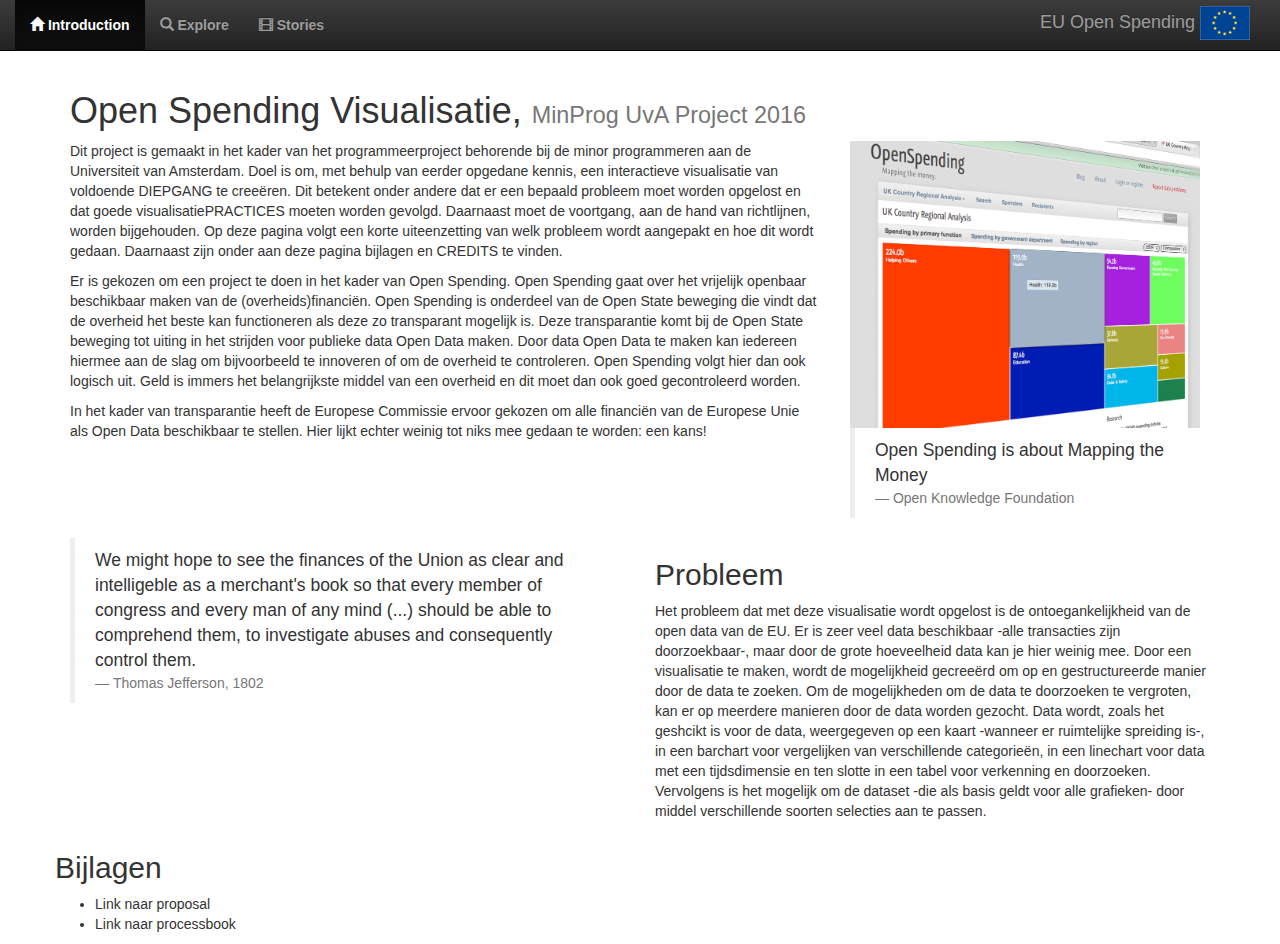
<file: EU_Open_Spending_Visualization/index.html>
<!DOCTYPE html>
<html lang="en">
<html>
<head>
	<title>EU Open Spending, MinProg Project UvA</title>
	<meta charset="utf-8">
	<meta name="viewport" content="width=device-width, initial-scale=1">

	<link rel="stylesheet" type="text/css" href="css/bootstrap.css">
	<link rel="stylesheet" type="text/css" href="css/bootstrap-theme.css">
	<link rel="stylesheet" type="text/css" href="css/style.css">

	<script type="text/javascript" src="js/API/jquery-2.0.0.min.js"></script>
	<script type="text/javascript" src="js/API/bootstrap.js"></script>
	</head>
<body>
	 <nav class="navbar navbar-inverse navbar-static-top">
	  <div class="container-fluid">
	    <div class="navbar-header">
	    <a class="navbar-brand">EU Open Spending<img src="images/euflag.gif"></a>
	    </div>
	    <ul class="nav navbar-nav">
	      <li class="active"><a href=""><span class="glyphicon glyphicon-home"></span> Introduction</a></li>
	      <li><a href="explore.html"><span class="glyphicon glyphicon-search"></span> Explore</a></li>
	      <li><a href="stories.html"><span class="glyphicon glyphicon-film"></span> Stories</a></li>
	    </ul>
	  </div>
	</nav>

	<div class="container">
	  <h1>Open Spending Visualisatie, <small>MinProg UvA Project 2016</small></h1>
	  <div class="row">
	  	<div class="col-lg-8">
	      <p>Dit project is gemaakt in het kader van het programmeerproject behorende bij de minor programmeren aan de Universiteit van Amsterdam. Doel is om, met behulp van eerder opgedane kennis, een interactieve visualisatie van voldoende DIEPGANG te cree&#235;ren. Dit betekent onder andere dat er een bepaald probleem moet worden opgelost en dat goede visualisatiePRACTICES moeten worden gevolgd. Daarnaast moet de voortgang, aan de hand van richtlijnen, worden bijgehouden. Op deze pagina volgt een korte uiteenzetting van welk probleem wordt aangepakt en hoe dit wordt gedaan. Daarnaast zijn onder aan deze pagina bijlagen en CREDITS te vinden.</p>

	      <p>Er is gekozen om een project te doen in het kader van Open Spending. Open Spending gaat over het vrijelijk openbaar beschikbaar maken van de (overheids)financi&#235;n. Open Spending is onderdeel van de Open State beweging die vindt dat de overheid het beste kan functioneren als deze zo transparant mogelijk is. Deze transparantie komt bij de Open State beweging tot uiting in het strijden voor publieke data Open Data maken. Door data Open Data te maken kan iedereen hiermee aan de slag om bijvoorbeeld te innoveren of om de overheid te controleren. Open Spending volgt hier dan ook logisch uit. Geld is immers het belangrijkste middel van een overheid en dit moet dan ook goed gecontroleerd worden.</p>

	      <p>In het kader van transparantie heeft de Europese Commissie ervoor gekozen om alle financi&#235;n van de Europese Unie als Open Data beschikbaar te stellen. Hier lijkt echter weinig tot niks mee gedaan te worden: een kans!</p>
	  	</div>
	  	<div class="col-lg-4">
	  		<img src="images/openspending.png" class="img-responsive" id="indexplaatje"alt="Open Spending Image">
	      <blockquote>Open Spending is about Mapping the Money<footer>Open Knowledge Foundation</footer></blockquote>
	  	</div>
	  </div>
	  <div class="row">
	  	<div class="col-lg-6">
	  	<blockquote>We might hope to see the finances of the Union as clear and intelligeble as a merchant's book so that every member of congress and every man of any mind (...) should be able to comprehend them, to investigate abuses and consequently control them.<footer>Thomas Jefferson, 1802</footer></blockquote>		
	  	</div>
	  	<div class="col-lg-6">
	  		<h2>Probleem</h2>
	  		<p>Het probleem dat met deze visualisatie wordt opgelost is de ontoegankelijkheid van de open data van de EU. Er is zeer veel data beschikbaar -alle transacties zijn doorzoekbaar-, maar door de grote hoeveelheid data kan je hier weinig mee. Door een visualisatie te maken, wordt de mogelijkheid gecree&#235;rd om op en gestructureerde manier door de data te zoeken. Om de mogelijkheden om de data te doorzoeken te vergroten, kan er op meerdere manieren door de data worden gezocht. Data wordt, zoals het geshcikt is voor de data, weergegeven op een kaart -wanneer er ruimtelijke spreiding is-, in een barchart voor vergelijken van verschillende categorie&#235;n, in een linechart voor data met een tijdsdimensie en ten slotte in een tabel voor verkenning en doorzoeken. Vervolgens is het mogelijk om de dataset -die als basis geldt voor alle grafieken- door middel verschillende soorten selecties aan te passen.</p>
	  	</div>
	  	<div class="row">
	  		<div class="col-lg-6">
	  			<h2>Bijlagen</h2>
	  			<ul>
	  				<li>Link naar proposal</li>
	  				<li>Link naar processbook</li>
	  			</ul>
	  		</div>
	  		<div class="col-lg-6">
	  			<h2></h2>
	  		</div>
	  	</div>
	  </div>
	</div>

</body>
</html>
</file>
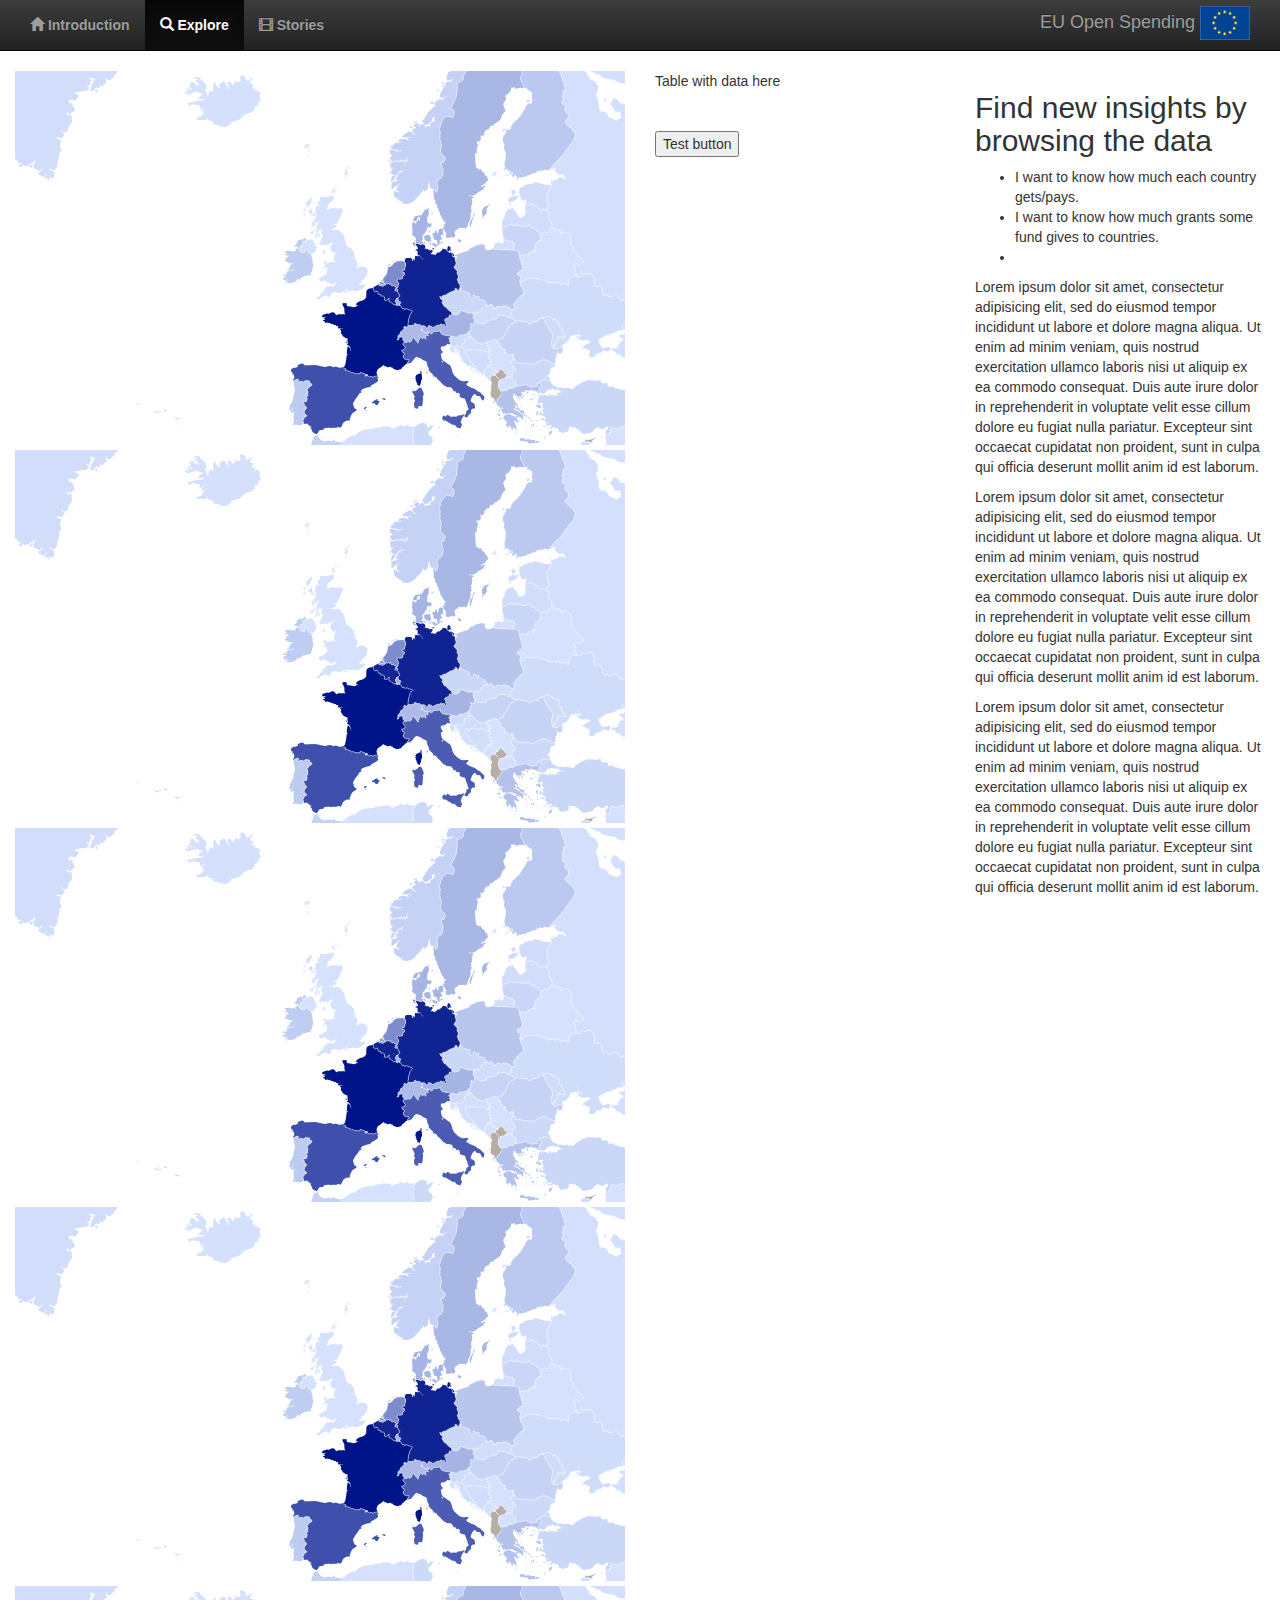
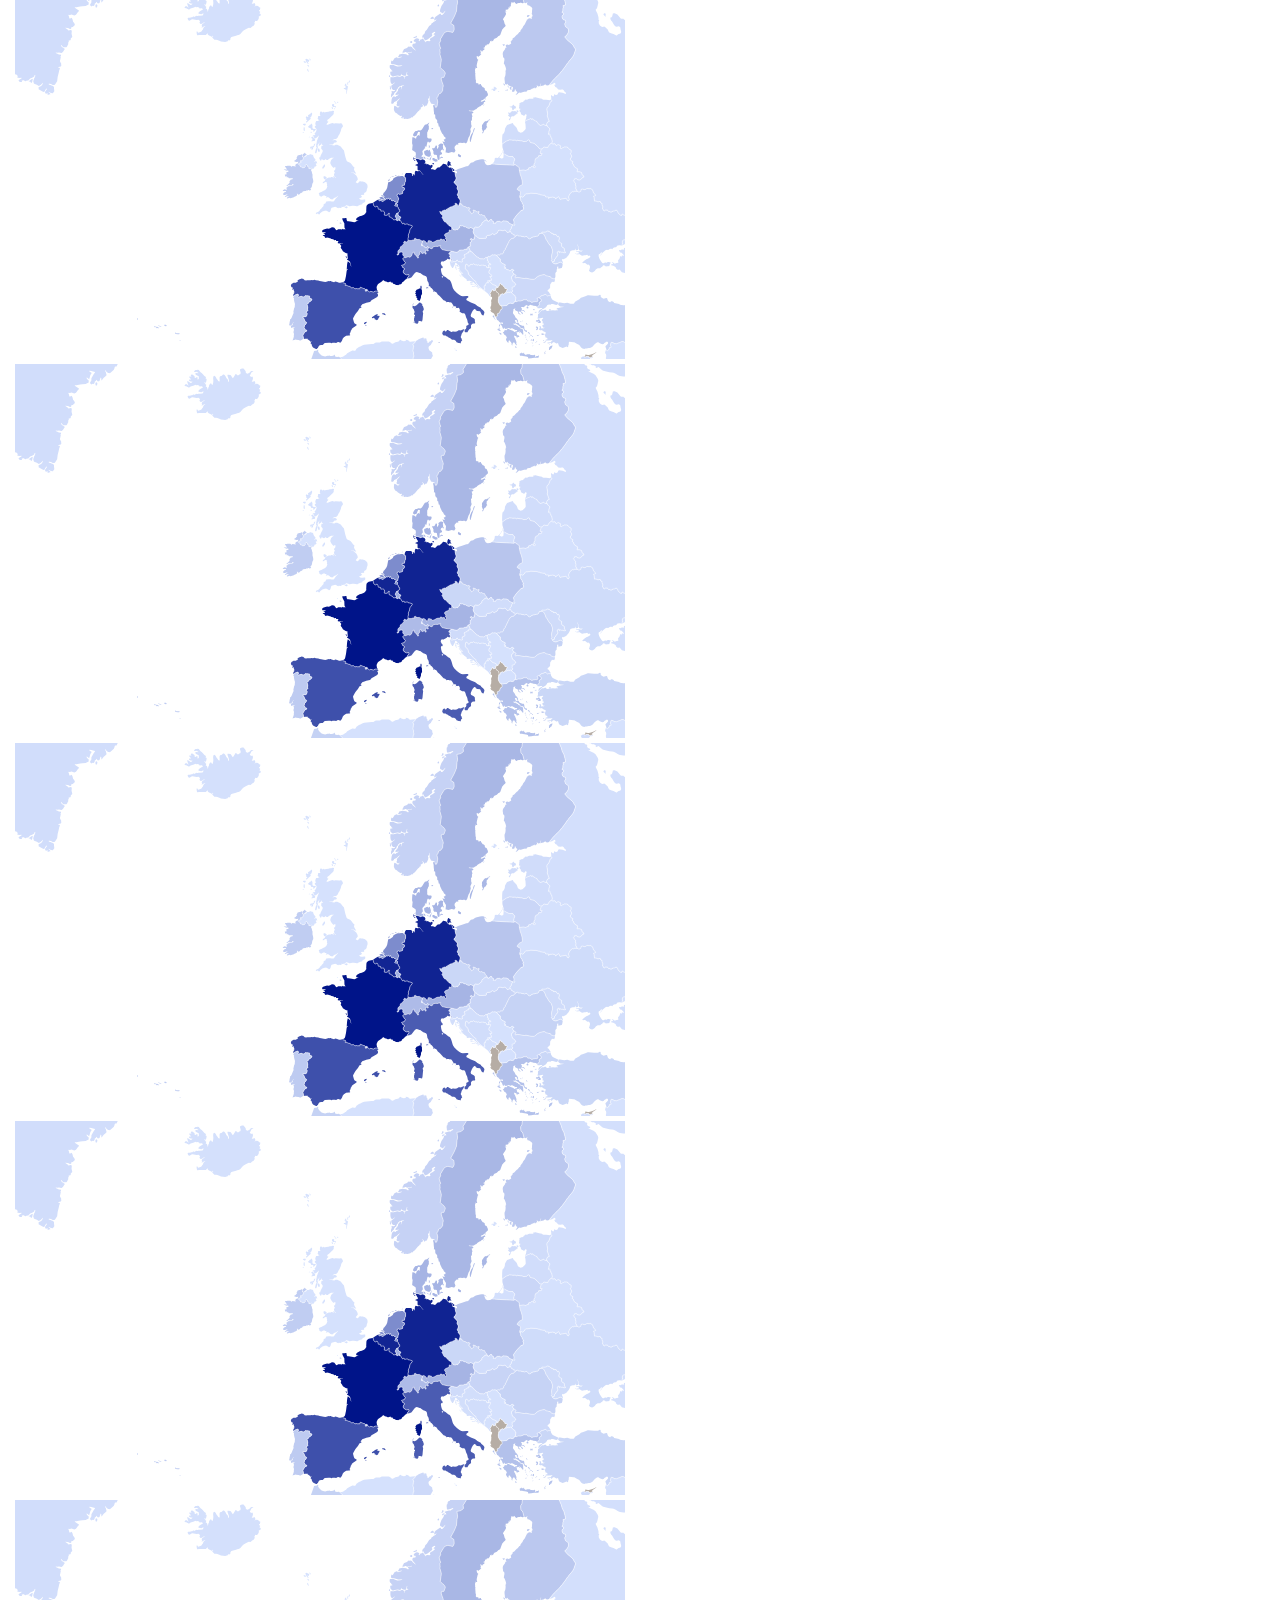
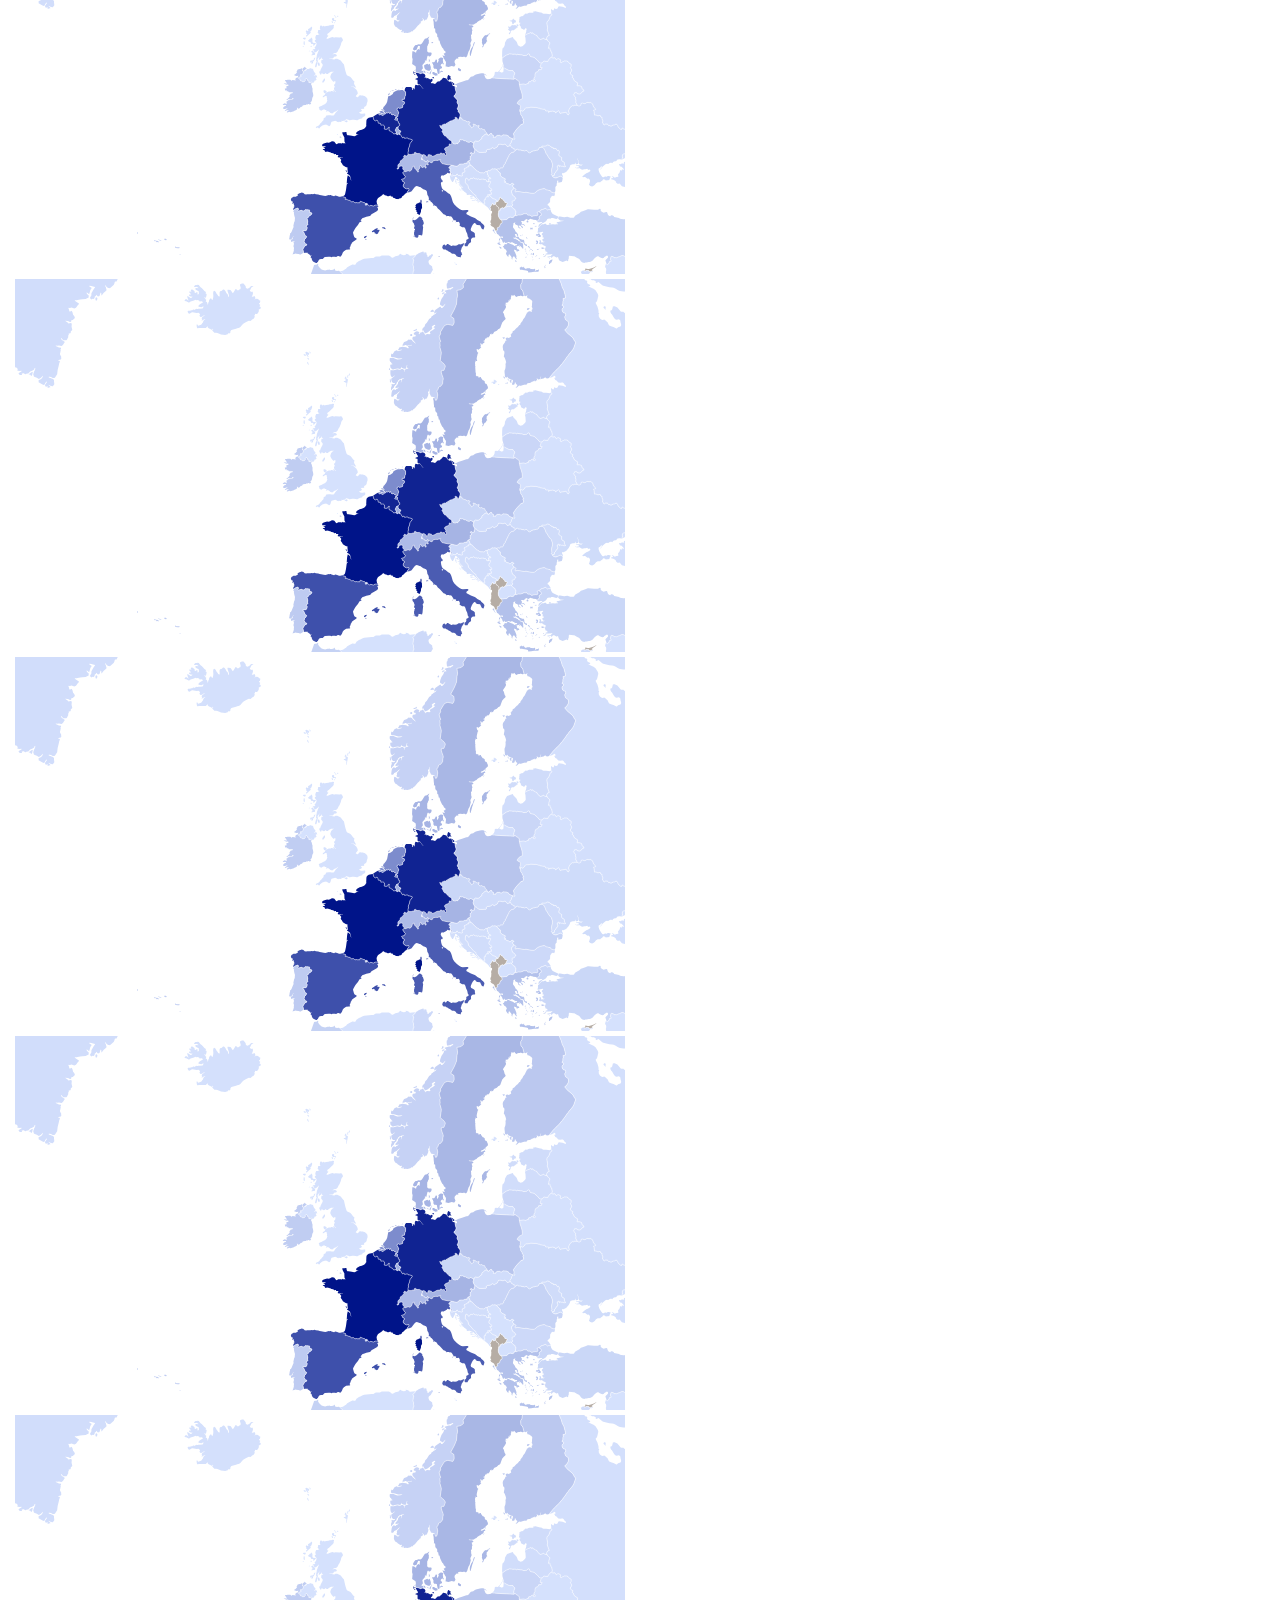
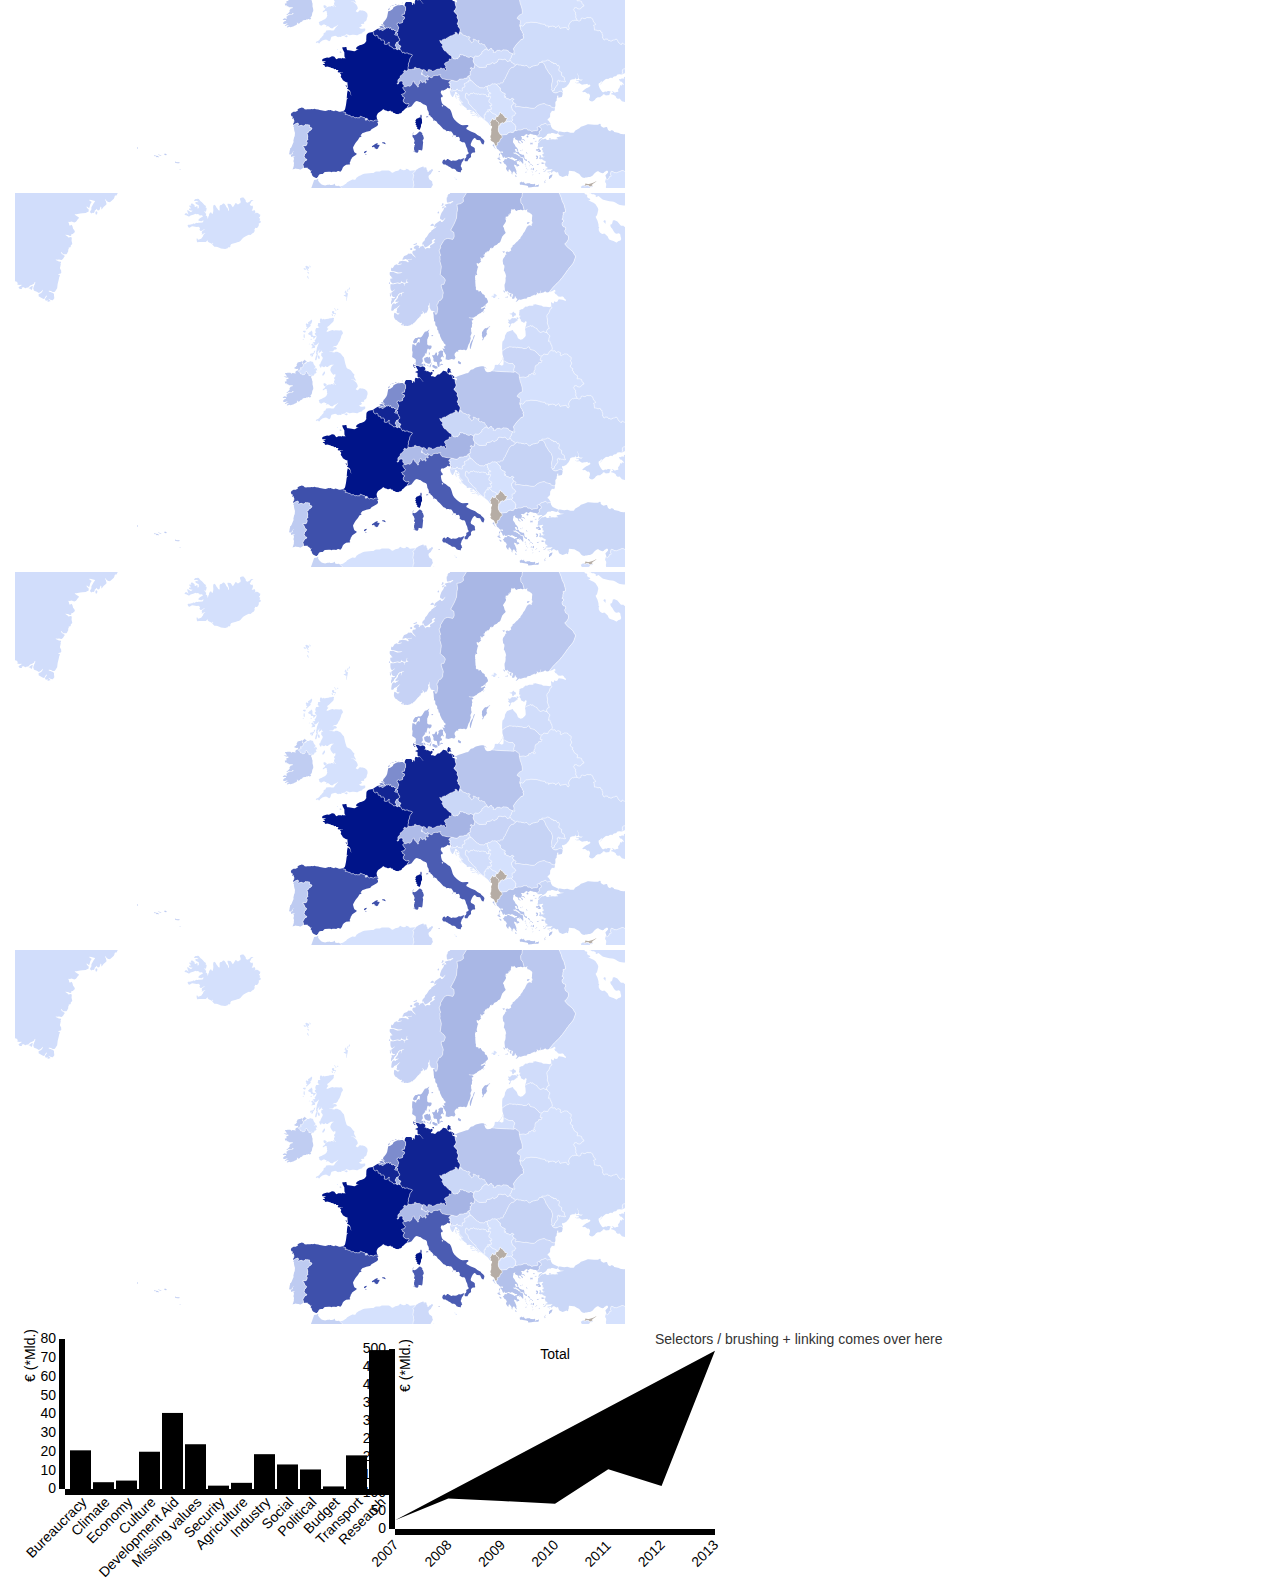
<file: EU_Open_Spending_Visualization/explore.html>
<!DOCTYPE html>
<html lang="en">
<html>
<head>
	<title>EU Open Spending, Minprog Project UvA</title>
	<meta charset="utf-8">
	<meta name="viewport" content="width=device-width, initial-scale=1">

	<link rel="stylesheet" type="text/css" href="css/bootstrap.css">
	<link rel="stylesheet" type="text/css" href="css/bootstrap-theme.css">
	<link rel="stylesheet" type="text/css" href="css/style.css">

	<script type="text/javascript" src="js/API/jquery-2.0.0.min.js"></script>
	<script type="text/javascript" src="js/API/bootstrap.js"></script>
	<script type="text/javascript" src="js/API/d3.min.js"></script>
	<script type="text/javascript" src="js/API/topojson.js"></script>
	<script type="text/javascript" src="js/API/datamaps.world.min.js"></script>
</head>
<body>
	 <nav class="navbar navbar-inverse navbar-static-top">
	  <div class="container-fluid">
	    <div class="navbar-header">
	    <a class="navbar-brand">EU Open Spending<img src="images/euflag.gif"></a>
	    </div>
	    <ul class="nav navbar-nav">
	      <li><a href="index.html"><span class="glyphicon glyphicon-home"></span> Introduction</a></li>
	      <li class="active"><a href=""><span class="glyphicon glyphicon-search"></span> Explore</a></li>
	      <li><a href="stories.html"><span class="glyphicon glyphicon-film"></span> Stories</a></li>
	    </ul>
	  </div>
	</nav>

	<div class="container-fluid">
		<div class="row">
			<div class="col-lg-9">
				<div class="row">
					<div class="col-lg-8">
						<div id="map" style="position: relative; width: 100%; height: 100%;"></div>
					</div> 
					<div class="col-lg-4" id="table">
						Table with data here
						<br>
						<br>
						<br>
						<button id="change">Test button</button>
						<br>
						<br>
						<br>
						<br>
						<br>
					</div>
				</div>
				<div class="row">
					<div class="col-lg-4" id="bar"></div>
					<div class="col-lg-4" id="line"></div>
					<div class="col-lg-4">Selectors / brushing + linking comes over here</div>
				</div>
			</div>

			<div class="col-lg-3">
		 <h2>Find new insights by browsing the data</h2>
				<p><ul>
		  		<li>I want to know how much each country gets/pays.</li>
		  		<li>I want to know how much grants some fund gives to countries.</li>
		  		<li></li>
		 		</ul></p>
		 		<p>Lorem ipsum dolor sit amet, consectetur adipisicing elit, sed do eiusmod
		  		tempor incididunt ut labore et dolore magna aliqua. Ut enim ad minim veniam,
		  		quis nostrud exercitation ullamco laboris nisi ut aliquip ex ea commodo
		  		consequat. Duis aute irure dolor in reprehenderit in voluptate velit esse
		  		cillum dolore eu fugiat nulla pariatur. Excepteur sint occaecat cupidatat non
		  		proident, sunt in culpa qui officia deserunt mollit anim id est laborum.</p>
		  		<p>Lorem ipsum dolor sit amet, consectetur adipisicing elit, sed do eiusmod
		  		tempor incididunt ut labore et dolore magna aliqua. Ut enim ad minim veniam,
		  		quis nostrud exercitation ullamco laboris nisi ut aliquip ex ea commodo
		  		consequat. Duis aute irure dolor in reprehenderit in voluptate velit esse
		  		cillum dolore eu fugiat nulla pariatur. Excepteur sint occaecat cupidatat non
		  		proident, sunt in culpa qui officia deserunt mollit anim id est laborum.</p>
		  		<p>Lorem ipsum dolor sit amet, consectetur adipisicing elit, sed do eiusmod
		  		tempor incididunt ut labore et dolore magna aliqua. Ut enim ad minim veniam,
		  		quis nostrud exercitation ullamco laboris nisi ut aliquip ex ea commodo
		  		consequat. Duis aute irure dolor in reprehenderit in voluptate velit esse
		  		cillum dolore eu fugiat nulla pariatur. Excepteur sint occaecat cupidatat non
		  		proident, sunt in culpa qui officia deserunt mollit anim id est laborum.</p>
		  		</div>
		</div>
	</div>
	  

	<script type="text/javascript" src="js/visualization.js"></script>
</body>
</html>
</file>
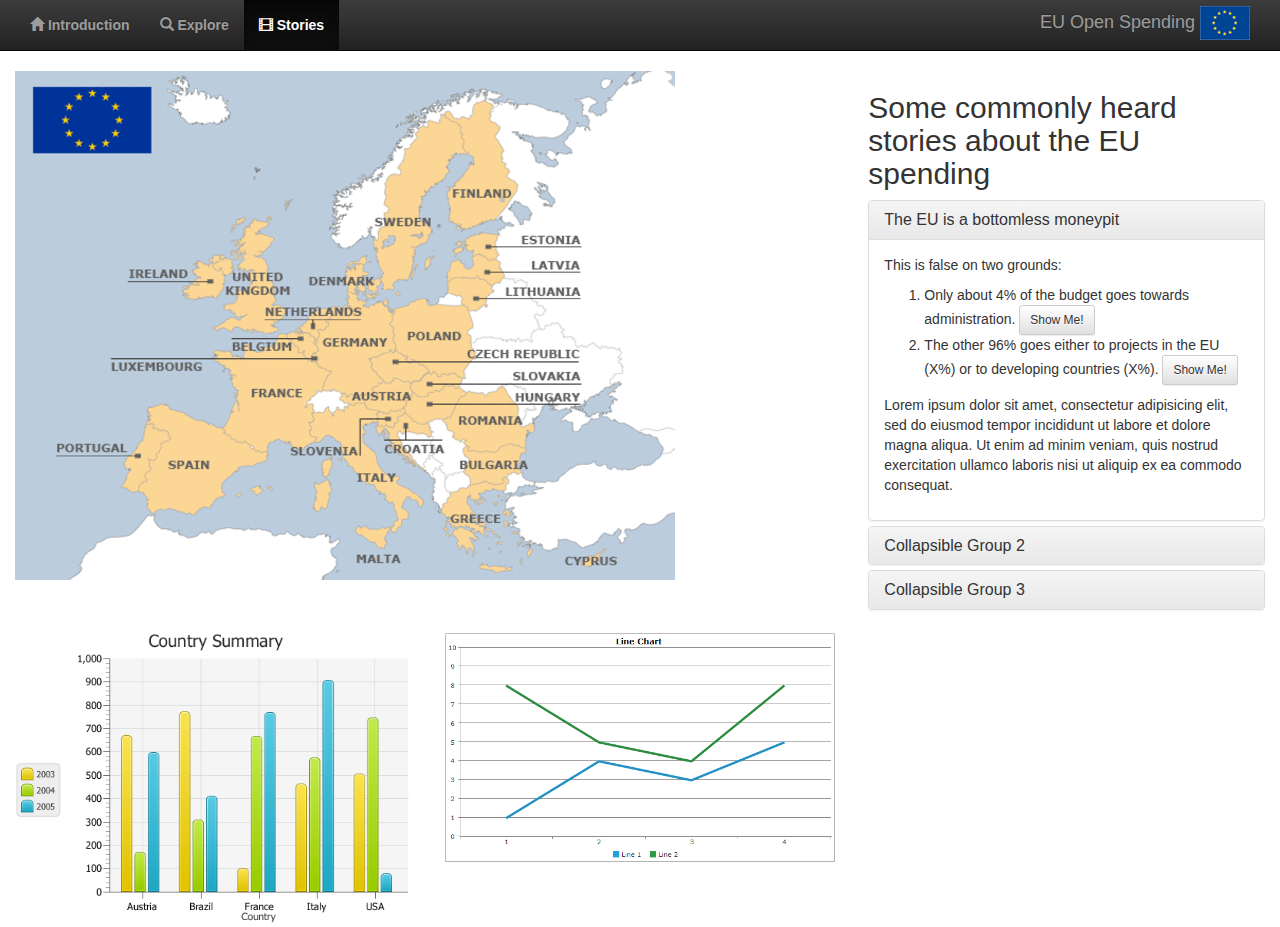
<file: EU_Open_Spending_Visualization/stories.html>
<!DOCTYPE html>
<html lang="en">
<html>
<head>
	<title>EU Open Spending, Minprog Project UvA</title>
	<meta charset="utf-8">
	<meta name="viewport" content="width=device-width, initial-scale=1">
	<link rel="stylesheet" type="text/css" href="css/bootstrap.css">
	<link rel="stylesheet" type="text/css" href="css/bootstrap-theme.css">
	<script type="text/javascript" src="js/API/jquery-2.0.0.min.js"></script>
	<script type="text/javascript" src="js/API/bootstrap.js"></script>
</head>
<body>
	 <nav class="navbar navbar-inverse navbar-static-top">
	  <div class="container-fluid">
	    <div class="navbar-header">
	    <a class="navbar-brand">EU Open Spending<img src="images/euflag.gif"></a>
	    </div>
	    <ul class="nav navbar-nav">
	      <li><a href="index.html"><span class="glyphicon glyphicon-home"></span> Introduction</a></li>
	      <li><a href="explore.html"><span class="glyphicon glyphicon-search"></span> Explore</a></li>
	      <li class="active"><a href=""><span class="glyphicon glyphicon-film"></span> Stories</a></li>
	    </ul>
	  </div>
	</nav>

	<div class="container-fluid">
		<div class="row">
			<div class="col-lg-8">
				<img src="images/europemap.png" class="img-responsive" alt="EU Map">
			</div>
			<div class="col-lg-4">
		<h2>Some commonly heard stories about the EU spending</h2>
				<div class="panel-group" id="accordion">
		    <div class="panel panel-default">
		    <div class="panel-heading">
		    	<h4 class="panel-title"><a data-toggle="collapse" data-parent="#accordion" href="#collapse1">The EU is a bottomless moneypit</a></h4>
		    </div>
		    <div id="collapse1" class="panel-collapse collapse in">
		    	<div class="panel-body"><p>This is false on two grounds:
		    	<ol>
		    	<li>Only about 4% of the budget goes towards administration. <button type="button" class="btn btn-default btn-sm" id="story1.1">Show Me!</button></li>
		    	<li>The other 96% goes either to projects in the EU (X%) or to developing countries (X%). <button type="button" class="btn btn-default btn-sm" id="story1.2">Show Me!</button></li>
		    	</ol></p>
		    	<p>Lorem ipsum dolor sit amet, consectetur adipisicing elit,
		    	sed do eiusmod tempor incididunt ut labore et dolore magna aliqua. Ut enim ad
		    	minim veniam, quis nostrud exercitation ullamco laboris nisi ut aliquip ex ea
		    	commodo consequat.</p></div>
		    </div>
		    </div>

		    <div class="panel panel-default">
		    <div class="panel-heading">
		    	<h4 class="panel-title"><a data-toggle="collapse" data-parent="#accordion" href="#collapse2">Collapsible Group 2</a></h4></div>
		    <div id="collapse2" class="panel-collapse collapse">
		    	<div class="panel-body">Lorem ipsum dolor sit amet, consectetur adipisicing elit,
		    	sed do eiusmod tempor incididunt ut labore et dolore magna aliqua. Ut enim ad
		    	minim veniam, quis nostrud exercitation ullamco laboris nisi ut aliquip ex ea
		   		commodo consequat.</div>
		    </div>
		    </div>

		    <div class="panel panel-default">
		    <div class="panel-heading">
		    	<h4 class="panel-title"><a data-toggle="collapse" data-parent="#accordion" href="#collapse3">Collapsible Group 3</a></h4></div>
		    <div id="collapse3" class="panel-collapse collapse">
		    	<div class="panel-body">Lorem ipsum dolor sit amet, consectetur adipisicing elit,
		    	sed do eiusmod tempor incididunt ut labore et dolore magna aliqua. Ut enim ad
		    	minim veniam, quis nostrud exercitation ullamco laboris nisi ut aliquip ex ea
		    	commodo consequat.</div>
		    </div>
		    </div>
		</div> 
			</div>
		</div>
		<div class="row">
			<div class="col-lg-4"><img src="images/barchart.png" class="img-responsive" alt="Image"></div>
			<div class="col-lg-4"><img src="images/linechart.png" class="img-responsive" alt="Image"></div>
			<div class="col-lg-4"></div>
		</div>
	</div>
</body>
</html>
</file>
<file: EU_Open_Spending_Visualization/css/style.css>
.boundary {
  fill: none;
  stroke: #fff;
  stroke-width: .5px;
}

.country{
  fill: #b6ada5;
}

.EU{
  fill: #001489;
}

#indexplaatje{
  max-width: 350px;
}

#map{
	height: 100%;
	width: 100%;
}
</file>
